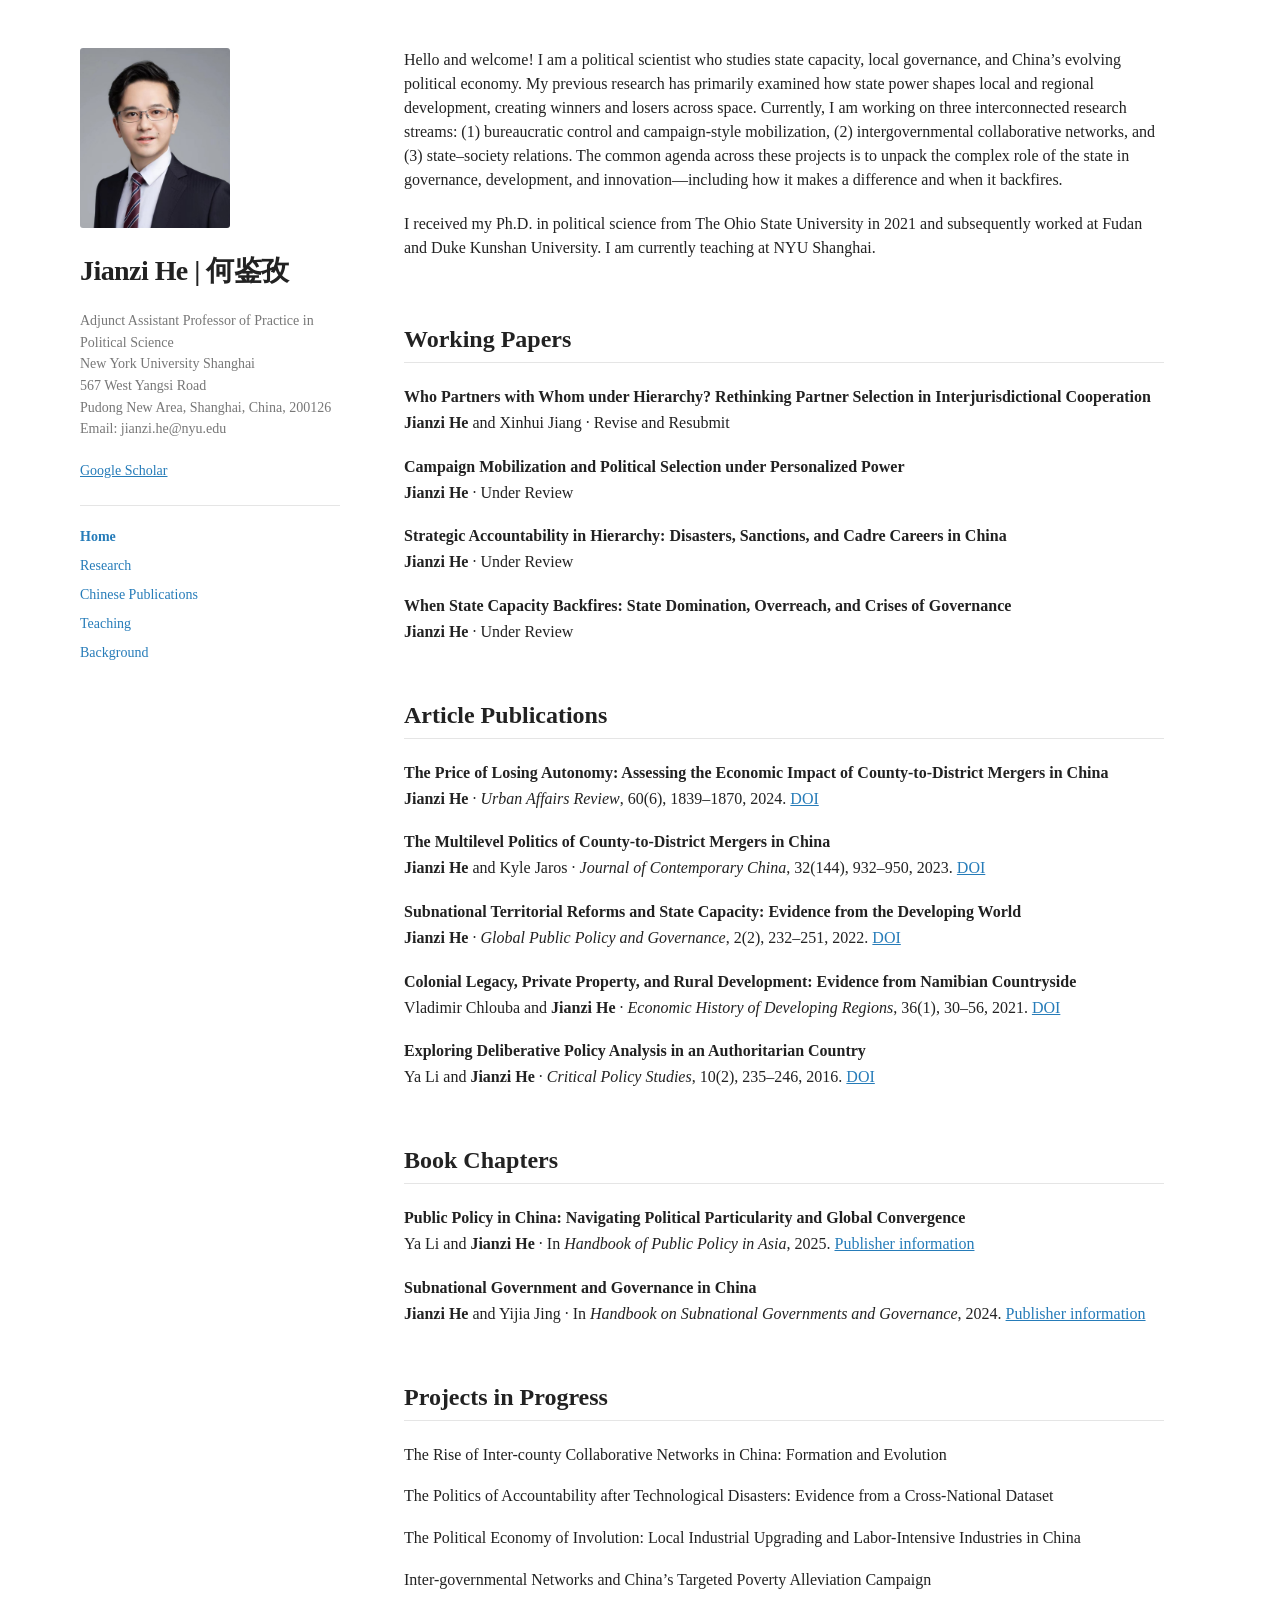
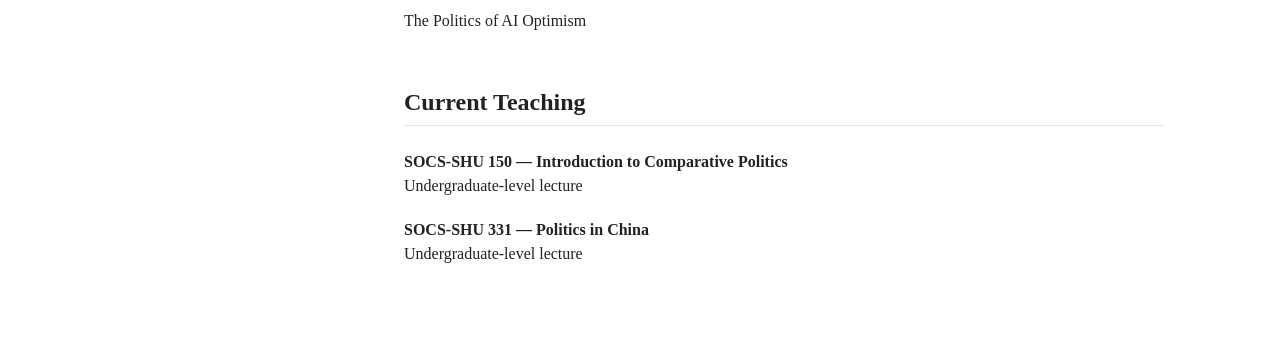
<file: index.html>
<!doctype html><html lang="en"><head><meta charset="utf-8"><meta name="viewport" content="width=device-width, initial-scale=1"><title>Jianzi He | 何鉴孜</title><link rel="stylesheet" href="styles.css"></head><body class="home-page"><div class="wrapper"><header><img class="avatar" src="assets/He_professional.jpg" alt="Portrait of Jianzi He"><h1>Jianzi He <span class="name-cn">| 何鉴孜</span></h1><p class="identity">Adjunct Assistant Professor of Practice in Political Science<br>New York University Shanghai<br>567 West Yangsi Road<br>Pudong New Area, Shanghai, China, 200126<br>Email: jianzi.he@nyu.edu</p><p><a href="https://scholar.google.com/citations?user=S5n6T2AAAAAJ&amp;hl=en&amp;oi=ao">Google Scholar</a></p><nav aria-label="Main navigation"><a class="current" aria-current="page" href="index.html">Home</a><a href="research.html">Research</a><a href="chinese-publications.html">Chinese Publications</a><a href="teaching.html">Teaching</a><a href="background.html">Background</a></nav></header><main><div class="intro"><p>Hello and welcome! I am a political scientist who studies state capacity, local governance, and China’s evolving political economy. My previous research has primarily examined how state power shapes local and regional development, creating winners and losers across space. Currently, I am working on three interconnected research streams: (1) bureaucratic control and campaign-style mobilization, (2) intergovernmental collaborative networks, and (3) state–society relations. The common agenda across these projects is to unpack the complex role of the state in governance, development, and innovation—including how it makes a difference and when it backfires.</p><p>I received my Ph.D. in political science from The Ohio State University in 2021 and subsequently worked at Fudan and Duke Kunshan University. I am currently teaching at NYU Shanghai.</p></div><h2>Working Papers</h2><div class="entry"><h3>Who Partners with Whom under Hierarchy? Rethinking Partner Selection in Interjurisdictional Cooperation</h3><p><strong>Jianzi He</strong> and Xinhui Jiang · Revise and Resubmit</p><h3>Campaign Mobilization and Political Selection under Personalized Power</h3><p><strong>Jianzi He</strong> · Under Review</p><h3>Strategic Accountability in Hierarchy: Disasters, Sanctions, and Cadre Careers in China</h3><p><strong>Jianzi He</strong> · Under Review</p><h3>When State Capacity Backfires: State Domination, Overreach, and Crises of Governance</h3><p><strong>Jianzi He</strong> · Under Review</p></div><h2>Article Publications</h2><div class="entry"><h3>The Price of Losing Autonomy: Assessing the Economic Impact of County-to-District Mergers in China</h3><p><strong>Jianzi He</strong> · <em>Urban Affairs Review</em>, 60(6), 1839–1870, 2024. <a href="https://doi.org/10.1177/10780874241242696">DOI</a></p><h3>The Multilevel Politics of County-to-District Mergers in China</h3><p><strong>Jianzi He</strong> and Kyle Jaros · <em>Journal of Contemporary China</em>, 32(144), 932–950, 2023. <a href="https://doi.org/10.1080/10670564.2022.2116564">DOI</a></p><h3>Subnational Territorial Reforms and State Capacity: Evidence from the Developing World</h3><p><strong>Jianzi He</strong> · <em>Global Public Policy and Governance</em>, 2(2), 232–251, 2022. <a href="https://doi.org/10.1007/s43508-022-00040-3">DOI</a></p><h3>Colonial Legacy, Private Property, and Rural Development: Evidence from Namibian Countryside</h3><p>Vladimir Chlouba and <strong>Jianzi He</strong> · <em>Economic History of Developing Regions</em>, 36(1), 30–56, 2021. <a href="https://doi.org/10.1080/20780389.2020.1858049">DOI</a></p><h3>Exploring Deliberative Policy Analysis in an Authoritarian Country</h3><p>Ya Li and <strong>Jianzi He</strong> · <em>Critical Policy Studies</em>, 10(2), 235–246, 2016. <a href="https://doi.org/10.1080/19460171.2016.1170619">DOI</a></p></div><h2>Book Chapters</h2><div class="entry"><h3>Public Policy in China: Navigating Political Particularity and Global Convergence</h3><p>Ya Li and <strong>Jianzi He</strong> · In <em>Handbook of Public Policy in Asia</em>, 2025. <a href="https://doi.org/10.4337/9781035319602.00028">Publisher information</a></p><h3>Subnational Government and Governance in China</h3><p><strong>Jianzi He</strong> and Yijia Jing · In <em>Handbook on Subnational Governments and Governance</em>, 2024. <a href="https://www.elgaronline.com/edcollchap/book/9781803925370/book-part-9781803925370-20.xml">Publisher information</a></p></div><h2>Projects in Progress</h2><div class="entry"><h3 class="project-title">The Rise of Inter-county Collaborative Networks in China: Formation and Evolution</h3><h3 class="project-title">The Politics of Accountability after Technological Disasters: Evidence from a Cross-National Dataset</h3><h3 class="project-title">The Political Economy of Involution: Local Industrial Upgrading and Labor-Intensive Industries in China</h3><h3 class="project-title">Inter-governmental Networks and China’s Targeted Poverty Alleviation Campaign</h3><h3 class="project-title">The Politics of AI Optimism</h3></div><h2>Current Teaching</h2><div class="entry"><p><strong>SOCS-SHU 150 — Introduction to Comparative Politics</strong><br>Undergraduate-level lecture</p><p><strong>SOCS-SHU 331 — Politics in China</strong><br>Undergraduate-level lecture</p></div></main></div></body></html>
</file>
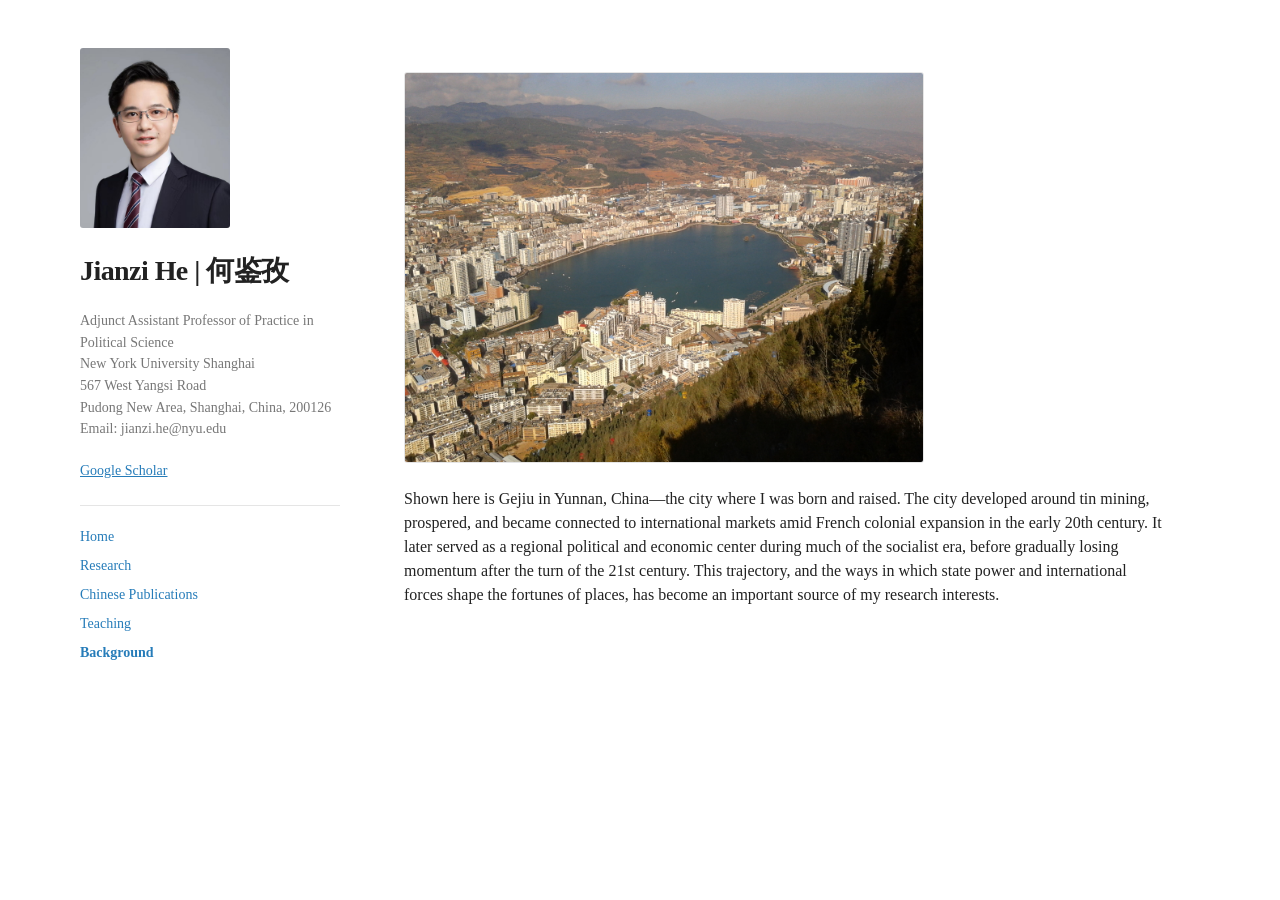
<file: background.html>
<!doctype html><html lang="en"><head><meta charset="utf-8"><meta name="viewport" content="width=device-width, initial-scale=1"><title>Background — Jianzi He</title><link rel="stylesheet" href="styles.css"></head><body><div class="wrapper"><header><img class="avatar" src="assets/He_professional.jpg" alt="Portrait of Jianzi He"><h1>Jianzi He <span class="name-cn">| 何鉴孜</span></h1><p class="identity">Adjunct Assistant Professor of Practice in Political Science<br>New York University Shanghai<br>567 West Yangsi Road<br>Pudong New Area, Shanghai, China, 200126<br>Email: jianzi.he@nyu.edu</p><p><a href="https://scholar.google.com/citations?user=S5n6T2AAAAAJ&amp;hl=en&amp;oi=ao">Google Scholar</a></p><nav aria-label="Main navigation"><a href="index.html">Home</a><a href="research.html">Research</a><a href="chinese-publications.html">Chinese Publications</a><a href="teaching.html">Teaching</a><a class="current" aria-current="page" href="background.html">Background</a></nav></header><main><img class="page-image" src="assets/hometown.jpg" alt="Gejiu in Yunnan, China"><p>Shown here is Gejiu in Yunnan, China—the city where I was born and raised. The city developed around tin mining, prospered, and became connected to international markets amid French colonial expansion in the early 20th century. It later served as a regional political and economic center during much of the socialist era, before gradually losing momentum after the turn of the 21st century. This trajectory, and the ways in which state power and international forces shape the fortunes of places, has become an important source of my research interests.</p></main></div></body></html>
</file>
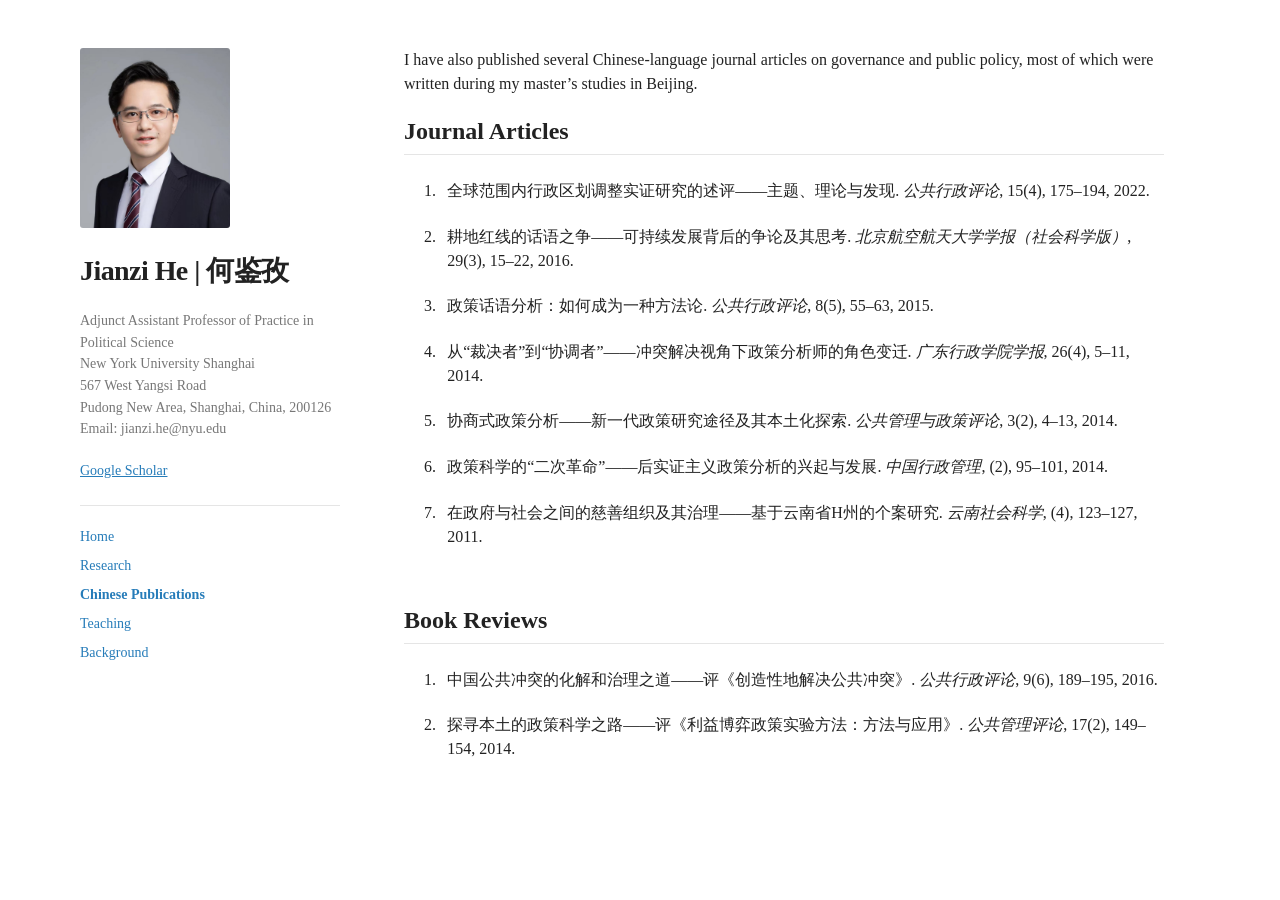
<file: chinese-publications.html>
<!doctype html>
<html lang="en">
<head>
  <meta charset="utf-8">
  <meta name="viewport" content="width=device-width, initial-scale=1">
  <title>Chinese Publications — Jianzi He</title>
  <link rel="stylesheet" href="styles.css">
</head>
<body>
  <div class="wrapper">
    <header>
      <img class="avatar" src="assets/He_professional.jpg" alt="Portrait of Jianzi He">
      <h1>Jianzi He <span class="name-cn">| 何鉴孜</span></h1>
      <p class="identity">Adjunct Assistant Professor of Practice in Political Science<br>New York University Shanghai<br>567 West Yangsi Road<br>Pudong New Area, Shanghai, China, 200126<br>Email: jianzi.he@nyu.edu</p>
      <p><a href="https://scholar.google.com/citations?user=S5n6T2AAAAAJ&amp;hl=en&amp;oi=ao">Google Scholar</a></p>
      <nav aria-label="Main navigation"><a href="index.html">Home</a><a href="research.html">Research</a><a class="current" aria-current="page" href="chinese-publications.html">Chinese Publications</a><a href="teaching.html">Teaching</a><a href="background.html">Background</a></nav>
    </header>
    <main>
      <p class="intro">I have also published several Chinese-language journal articles on governance and public policy, most of which were written during my master’s studies in Beijing.</p>

      <h2>Journal Articles</h2>
      <ol class="publication-list">
        <li>全球范围内行政区划调整实证研究的述评——主题、理论与发现. <em>公共行政评论</em>, 15(4), 175–194, 2022.</li>
        <li>耕地红线的话语之争——可持续发展背后的争论及其思考. <em>北京航空航天大学学报（社会科学版）</em>, 29(3), 15–22, 2016.</li>
        <li>政策话语分析：如何成为一种方法论. <em>公共行政评论</em>, 8(5), 55–63, 2015.</li>
        <li>从“裁决者”到“协调者”——冲突解决视角下政策分析师的角色变迁. <em>广东行政学院学报</em>, 26(4), 5–11, 2014.</li>
        <li>协商式政策分析——新一代政策研究途径及其本土化探索. <em>公共管理与政策评论</em>, 3(2), 4–13, 2014.</li>
        <li>政策科学的“二次革命”——后实证主义政策分析的兴起与发展. <em>中国行政管理</em>, (2), 95–101, 2014.</li>
        <li>在政府与社会之间的慈善组织及其治理——基于云南省H州的个案研究. <em>云南社会科学</em>, (4), 123–127, 2011.</li>
      </ol>

      <h2>Book Reviews</h2>
      <ol class="publication-list">
        <li>中国公共冲突的化解和治理之道——评《创造性地解决公共冲突》. <em>公共行政评论</em>, 9(6), 189–195, 2016.</li>
        <li>探寻本土的政策科学之路——评《利益博弈政策实验方法：方法与应用》. <em>公共管理评论</em>, 17(2), 149–154, 2014.</li>
      </ol>
    </main>
  </div>
</body>
</html>
</file>
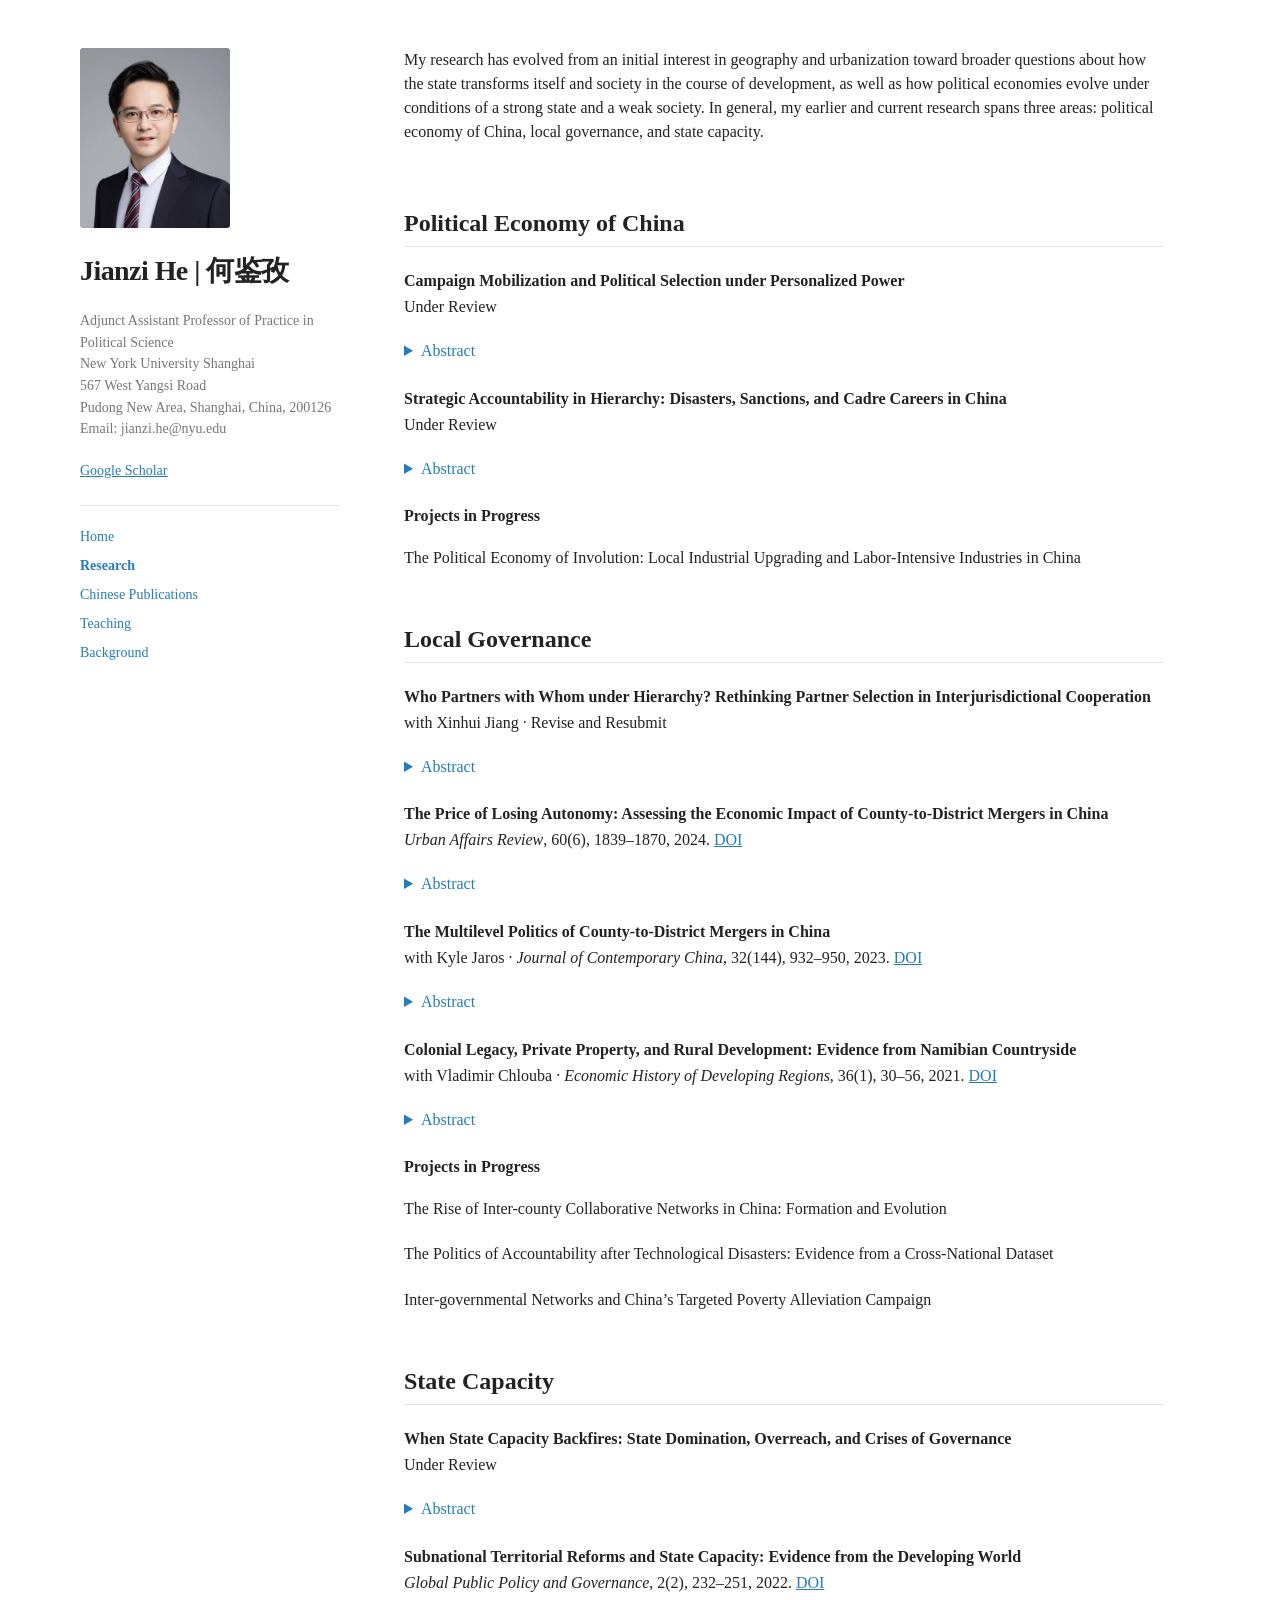
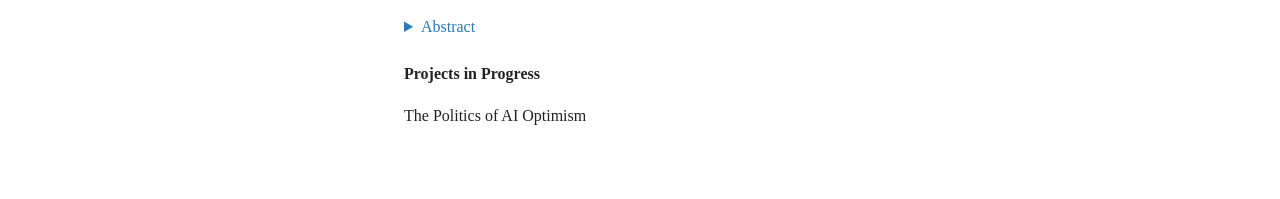
<file: research.html>
<!doctype html>
<html lang="en">
<head>
  <meta charset="utf-8">
  <meta name="viewport" content="width=device-width, initial-scale=1">
  <title>Research — Jianzi He</title>
  <link rel="stylesheet" href="styles.css">
</head>
<body class="research-page">
  <div class="wrapper">
    <header>
      <img class="avatar" src="assets/He_professional.jpg" alt="Portrait of Jianzi He">
      <h1>Jianzi He <span class="name-cn">| 何鉴孜</span></h1>
      <p class="identity">Adjunct Assistant Professor of Practice in Political Science<br>New York University Shanghai<br>567 West Yangsi Road<br>Pudong New Area, Shanghai, China, 200126<br>Email: jianzi.he@nyu.edu</p>
      <p><a href="https://scholar.google.com/citations?user=S5n6T2AAAAAJ&amp;hl=en&amp;oi=ao">Google Scholar</a></p>
      <nav aria-label="Main navigation"><a href="index.html">Home</a><a class="current" aria-current="page" href="research.html">Research</a><a href="chinese-publications.html">Chinese Publications</a><a href="teaching.html">Teaching</a><a href="background.html">Background</a></nav>
    </header>
    <main>
      <div class="intro">
        <p>My research has evolved from an initial interest in geography and urbanization toward broader questions about how the state transforms itself and society in the course of development, as well as how political economies evolve under conditions of a strong state and a weak society. In general, my earlier and current research spans three areas: political economy of China, local governance, and state capacity.</p>
      </div>

      <h2>Political Economy of China</h2>
      <article class="entry">
        <h3>Campaign Mobilization and Political Selection under Personalized Power</h3>
        <p>Under Review</p>
        <details><summary>Abstract</summary><p>How do authoritarian leaders mobilize, evaluate, and select subordinates while weakening power-sharing arrangements and suppressing elites? This article argues that campaigns, traditionally viewed as extraordinary governance instruments for overcoming implementation gaps, also serve as mechanisms of political selection. Leveraging a unique dataset documenting the career trajectories, performance records, and patronage linkages of over eight thousand county-level officials since 2003, I evaluate this argument in the context of China’s one-party regime. My analysis shows that both local patronage ties and conventional economic performance metrics that previously predicted political advancement have lost their significance following the consolidation of personalized power. Instead, political selection has become increasingly tied to officials' demonstrated capacity to implement leader-prioritized objectives during campaigns. This article advances the debate on competence and loyalty in authoritarian political selection while shedding new light on the governance consequences of personalization.</p></details>
      </article>
      <article class="entry">
        <h3>Strategic Accountability in Hierarchy: Disasters, Sanctions, and Cadre Careers in China</h3>
        <p>Under Review</p>
        <details><summary>Abstract</summary><p>How does accountability operate when citizens cannot remove officials through elections? I develop a theory of strategic accountability in authoritarian hierarchies, in which rulers use hierarchical structures to impose governance accountability on subnational agents while retaining discretion over who bears responsibility and how far sanctions extend. The theory predicts that such accountability is substantive rather than purely rhetorical, rises with social damage, concentrates among lower-level officials, and produces inconsistent career impacts. I test these hypotheses using a combination of an original dataset on accountability following technological disasters in China from 2005 to 2024, a harmonized cross-national benchmark, and a unique official-level dataset on the career trajectories of Chinese county-level officials. Taken together, the findings identify a substantive but politically controlled form of accountability distinct from elections, responsiveness, and informal social discipline.</p></details>
      </article>
      <h3>Projects in Progress</h3>
      <article class="entry">
        <h3 class="project-title">The Political Economy of Involution: Local Industrial Upgrading and Labor-Intensive Industries in China</h3>
      </article>

      <h2>Local Governance</h2>
      <article class="entry">
        <h3>Who Partners with Whom under Hierarchy? Rethinking Partner Selection in Interjurisdictional Cooperation</h3>
        <p>with Xinhui Jiang · Revise and Resubmit</p>
        <details><summary>Abstract</summary><p>Scholarship on interjurisdictional cooperation has long debated whether geographic proximity and socioeconomic similarity facilitate or impede cooperation, with inconclusive empirical findings. This article advances this debate by incorporating the role of hierarchical intervention in cooperation formation. Drawing on an original dataset on inter-county cooperation in China (2009–2020) and fieldwork in 24 localities, we show that patterns of partner selection vary systematically with the degree of hierarchical intervention. Arranged cooperation, coordinated top-down, links socioeconomically dissimilar jurisdictions. Mandate-induced cooperation, driven by shared policy mandates, tends to emerge among geographically proximate and similar localities. Self-initiated cooperation also relies on socioeconomic similarity, while strategically avoiding nearby political competitors. We illustrate these dynamics through regression results and three case studies. Taken together, the findings offer a revised framework for understanding interjurisdictional cooperation under hierarchy.</p></details>
      </article>
      <article class="entry">
        <h3>The Price of Losing Autonomy: Assessing the Economic Impact of County-to-District Mergers in China</h3>
        <p><em>Urban Affairs Review</em>, 60(6), 1839–1870, 2024. <a href="https://doi.org/10.1177/10780874241242696">DOI</a></p>
        <details><summary>Abstract</summary><p>Amalgamations in democratic settings often result in disadvantages for small and peripheral units, as their political power diminishes in the merged jurisdictions. This article extends the discussion to China by assessing the economic outcomes of county-level units after their conversion into districts directly controlled by city authorities. Leveraging a large county-year panel dataset and employing an advanced causal effect estimator, my analysis reveals a generally less optimistic outlook for these county-turned districts following the mergers. The negative impacts are initially evident in microeconomic indicators, especially in resident deposits, and later materialize in the long-term trajectories of macroeconomic indicators. Furthermore, heterogeneous analysis and a comparative case study in Hangzhou city link the problem to the loss of administrative autonomy. Notably, the negative impacts are less likely to manifest in county-turned districts that are under provincial protection and therefore maintain a certain degree of administrative autonomy after the mergers.</p></details>
      </article>
      <article class="entry">
        <h3>The Multilevel Politics of County-to-District Mergers in China</h3>
        <p>with Kyle Jaros · <em>Journal of Contemporary China</em>, 32(144), 932–950, 2023. <a href="https://doi.org/10.1080/10670564.2022.2116564">DOI</a></p>
        <details><summary>Abstract</summary><p>County-to-district mergers (chexian gaiqu), a major form of “administrative division adjustment” (ADA), have occurred with striking frequency across Chinese cities in recent decades. Despite the high stakes of county mergers, scholars have yet to systematically analyze the political variables that shape where and when such reforms occur. Addressing this gap, the authors assemble a novel dataset to examine the relationship between institutional and leadership factors at different government levels and the incidence of county mergers. This analysis highlights the importance of national leadership priorities in shaping the frequency and regional distribution of county mergers. It also finds that, at least in times of greater central policy permissiveness, the bargaining power of cities is a strong predictor of which localities carry out county mergers.</p></details>
      </article>
      <article class="entry">
        <h3>Colonial Legacy, Private Property, and Rural Development: Evidence from Namibian Countryside</h3>
        <p>with Vladimir Chlouba · <em>Economic History of Developing Regions</em>, 36(1), 30–56, 2021. <a href="https://doi.org/10.1080/20780389.2020.1858049">DOI</a></p>
        <details><summary>Abstract</summary><p>Does the legacy of direct colonial rule, through its impact on property rights security, affect rural development in Africa? Although mainstream economic theory links secure property rights to development, extant micro-level evidence from the continent remains mixed. We take advantage of a natural experiment in Namibia, exploiting as-if random application of direct colonial rule that later affected property rights security. Using detailed census data and matching on underlying climatic conditions, we find evidence of more commercialized agricultural cultivation in directly ruled areas. We relate this finding to differing tenure regimes. In formerly indirectly ruled areas where land is still allocated by traditional elites, own-account agricultural activity for the market and living standards lag behind formerly directly ruled regions. Our work has direct implications for students of colonial legacies and land tenure regimes.</p></details>
      </article>
      <h3>Projects in Progress</h3>
      <article class="entry">
        <h3 class="project-title">The Rise of Inter-county Collaborative Networks in China: Formation and Evolution</h3>
      </article>
      <article class="entry">
        <h3 class="project-title">The Politics of Accountability after Technological Disasters: Evidence from a Cross-National Dataset</h3>
      </article>
      <article class="entry">
        <h3 class="project-title">Inter-governmental Networks and China’s Targeted Poverty Alleviation Campaign</h3>
      </article>

      <h2>State Capacity</h2>
      <article class="entry">
        <h3>When State Capacity Backfires: State Domination, Overreach, and Crises of Governance</h3>
        <p>Under Review</p>
        <details><summary>Abstract</summary><p>If state autonomy and the capacity to accomplish objectives are both political advantages, are strong despotic states that combine the two the strongest form of state? This article argues that the very advantages that make such states formidable can place them on a self-undermining trajectory. I first develop this argument through a formal model that identifies the capacity-dependent threshold at which ambitious state demands become sufficiently implementable to deplete the social resource base, turning an initial capacity advantage into a long-run disadvantage. Historical analyses of three state-building episodes in China then examine this self-undermining trajectory across different institutional and historical contexts. Taken together, the model and historical cases suggest that overly ambitious state objectives can become particularly dangerous when combined with strong implementation capacity.</p></details>
      </article>
      <article class="entry">
        <h3>Subnational Territorial Reforms and State Capacity: Evidence from the Developing World</h3>
        <p><em>Global Public Policy and Governance</em>, 2(2), 232–251, 2022. <a href="https://doi.org/10.1007/s43508-022-00040-3">DOI</a></p>
        <details><summary>Abstract</summary><p>Governments often change their internal territorial divisions to pursue either political or governance goals. Over the recent decades, territorial reforms of splitting local government units, known as government fragmentation, have gained popularity in the developing world, and further stimulate the ongoing discussion about jurisdiction size and the quality of government. Building on this stream of literature, this paper seeks to empirically examine how the design of the primary administrative division affects the overall capacity of the state to implement its policies. Drawing on a country-year panel of 132 developing countries in the 1960–2012 period, the paper documents an inverse U-shaped relationship between the degree of government fragmentation and state capacity measured by different indicators, which suggests a tradeoff in designing administrative divisions. Furthermore, the curvilinear relationship is found more pronounced in countries under a unitary government system or with a high level of ethnic fractionalization.</p></details>
      </article>
      <h3>Projects in Progress</h3>
      <article class="entry">
        <h3 class="project-title">The Politics of AI Optimism</h3>
      </article>

    </main>
  </div>
</body>
</html>
</file>
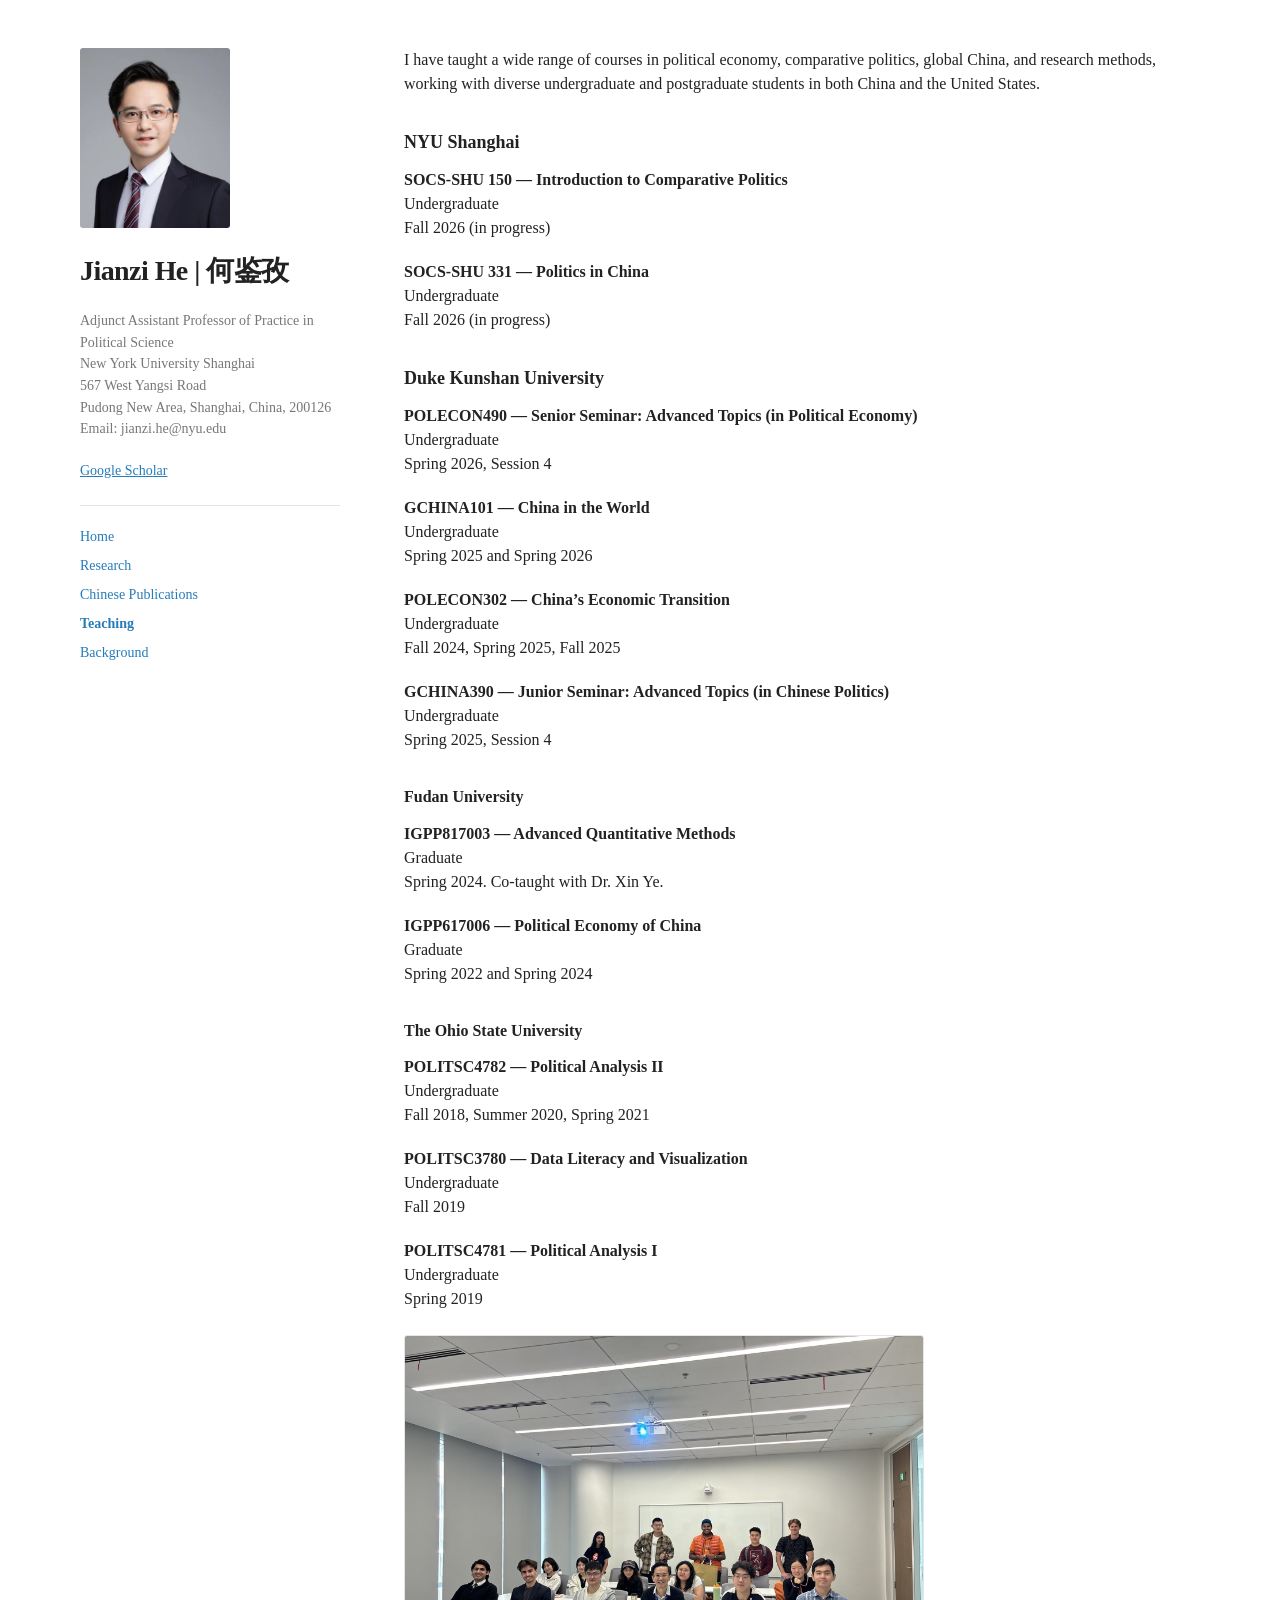
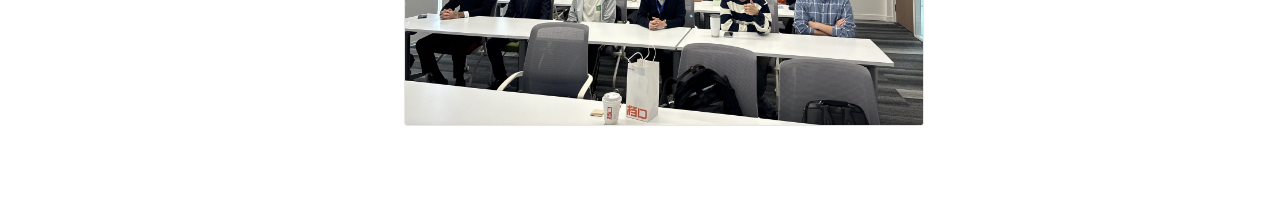
<file: teaching.html>
<!doctype html><html lang="en"><head><meta charset="utf-8"><meta name="viewport" content="width=device-width, initial-scale=1"><title>Teaching — Jianzi He</title><link rel="stylesheet" href="styles.css"></head><body><div class="wrapper"><header><img class="avatar" src="assets/He_professional.jpg" alt="Portrait of Jianzi He"><h1>Jianzi He <span class="name-cn">| 何鉴孜</span></h1><p class="identity">Adjunct Assistant Professor of Practice in Political Science<br>New York University Shanghai<br>567 West Yangsi Road<br>Pudong New Area, Shanghai, China, 200126<br>Email: jianzi.he@nyu.edu</p><p><a href="https://scholar.google.com/citations?user=S5n6T2AAAAAJ&amp;hl=en&amp;oi=ao">Google Scholar</a></p><nav aria-label="Main navigation"><a href="index.html">Home</a><a href="research.html">Research</a><a href="chinese-publications.html">Chinese Publications</a><a class="current" aria-current="page" href="teaching.html">Teaching</a><a href="background.html">Background</a></nav></header><main><p>I have taught a wide range of courses in political economy, comparative politics, global China, and research methods, working with diverse undergraduate and postgraduate students in both China and the United States.</p><h3 class="institution-stage institution-major">NYU Shanghai</h3><p><strong>SOCS-SHU 150 — Introduction to Comparative Politics</strong><br>Undergraduate<br>Fall 2026 (in progress)</p><p><strong>SOCS-SHU 331 — Politics in China</strong><br>Undergraduate<br>Fall 2026 (in progress)</p><h3 class="institution-stage institution-major">Duke Kunshan University</h3><p><strong>POLECON490 — Senior Seminar: Advanced Topics (in Political Economy)</strong><br>Undergraduate<br>Spring 2026, Session 4</p><p><strong>GCHINA101 — China in the World</strong><br>Undergraduate<br>Spring 2025 and Spring 2026</p><p><strong>POLECON302 — China’s Economic Transition</strong><br>Undergraduate<br>Fall 2024, Spring 2025, Fall 2025</p><p><strong>GCHINA390 — Junior Seminar: Advanced Topics (in Chinese Politics)</strong><br>Undergraduate<br>Spring 2025, Session 4</p><h3 class="institution-stage">Fudan University</h3><p><strong>IGPP817003 — Advanced Quantitative Methods</strong><br>Graduate<br>Spring 2024. Co-taught with Dr. Xin Ye.</p><p><strong>IGPP617006 — Political Economy of China</strong><br>Graduate<br>Spring 2022 and Spring 2024</p><h3 class="institution-stage">The Ohio State University</h3><p><strong>POLITSC4782 — Political Analysis II</strong><br>Undergraduate<br>Fall 2018, Summer 2020, Spring 2021</p><p><strong>POLITSC3780 — Data Literacy and Visualization</strong><br>Undergraduate<br>Fall 2019</p><p><strong>POLITSC4781 — Political Analysis I</strong><br>Undergraduate<br>Spring 2019</p><img class="page-image" src="assets/POLECON302-2024S.jpg" alt="POLECON302 course image from Spring 2024"></main></div></body></html>
</file>
<file: styles.css>
:root{--ink:#222;--muted:#777;--line:#e5e5e5;--link:#267cb9;--paper:#fff;--sidebar:260px;--content:760px}
*{box-sizing:border-box}html{scroll-behavior:smooth}body{margin:0;background:var(--paper);color:var(--ink);font:16px/1.5 "Times New Roman",Times,serif}.wrapper{display:grid;grid-template-columns:var(--sidebar) minmax(0,var(--content));gap:64px;width:min(1120px,calc(100% - 48px));margin:0 auto;padding:48px 0}header{position:sticky;top:32px;align-self:start}.avatar{width:150px;height:180px;object-fit:cover;border-radius:3px}h1,h2,h3{line-height:1.25}h1{font-size:28px;font-weight:600;letter-spacing:-.02em;margin:18px 0 22px}.name-cn{font-family:KaiTi,"楷体",STKaiti,serif}.identity{color:var(--muted);line-height:1.55}header p{font-size:14px}header a{color:var(--link)}nav{border-top:1px solid var(--line);margin-top:24px;padding-top:16px}nav a{display:block;padding:4px 0;color:var(--link);font-size:14px;text-decoration:none}nav a.current{font-weight:700}main{font-size:16px;line-height:1.5}h2{font-size:24px;border-bottom:1px solid var(--line);padding-bottom:8px;margin:0 0 24px}h3{font-size:16px;font-weight:700;margin:1.35rem 0 .25rem}p{font-size:16px;line-height:1.5;margin:0 0 20px}a{color:var(--link)}details{margin:0 0 1.5rem}summary{cursor:pointer;color:var(--link);font-size:16px}.entry{margin-bottom:1.6rem}.meta{color:var(--muted)}.institution-stage{margin-top:2.2rem;margin-bottom:.9rem}.institution-major{font-size:18px}.project-title{font-weight:400}.page-image{display:block;width:min(100%,520px);height:auto;margin:24px 0;border:1px solid var(--line);border-radius:3px}.contact-gap{margin-top:3.5rem}.home-page .intro,.research-page .intro{margin-bottom:4rem}.home-page main>h2,.research-page main>h2{margin-top:3.5rem}.home-page .intro+h2,.research-page .intro+h2{margin-top:0}.publication-list{margin:0 0 3.5rem;padding-left:2.25rem}.publication-list li{padding-left:.45rem;margin-bottom:1.35rem}.site-footer{grid-column:2;border-top:1px solid var(--line);color:var(--muted);font-size:13px;padding-top:18px;margin-top:18px}@media(max-width:800px){.wrapper{display:block;width:min(100% - 32px,760px);padding:28px 0}header{position:static;margin-bottom:40px}.avatar{width:110px;height:132px}nav{display:flex;flex-wrap:wrap;gap:0 18px}nav a{display:inline-block}.site-footer{margin-top:18px}}
</file>
